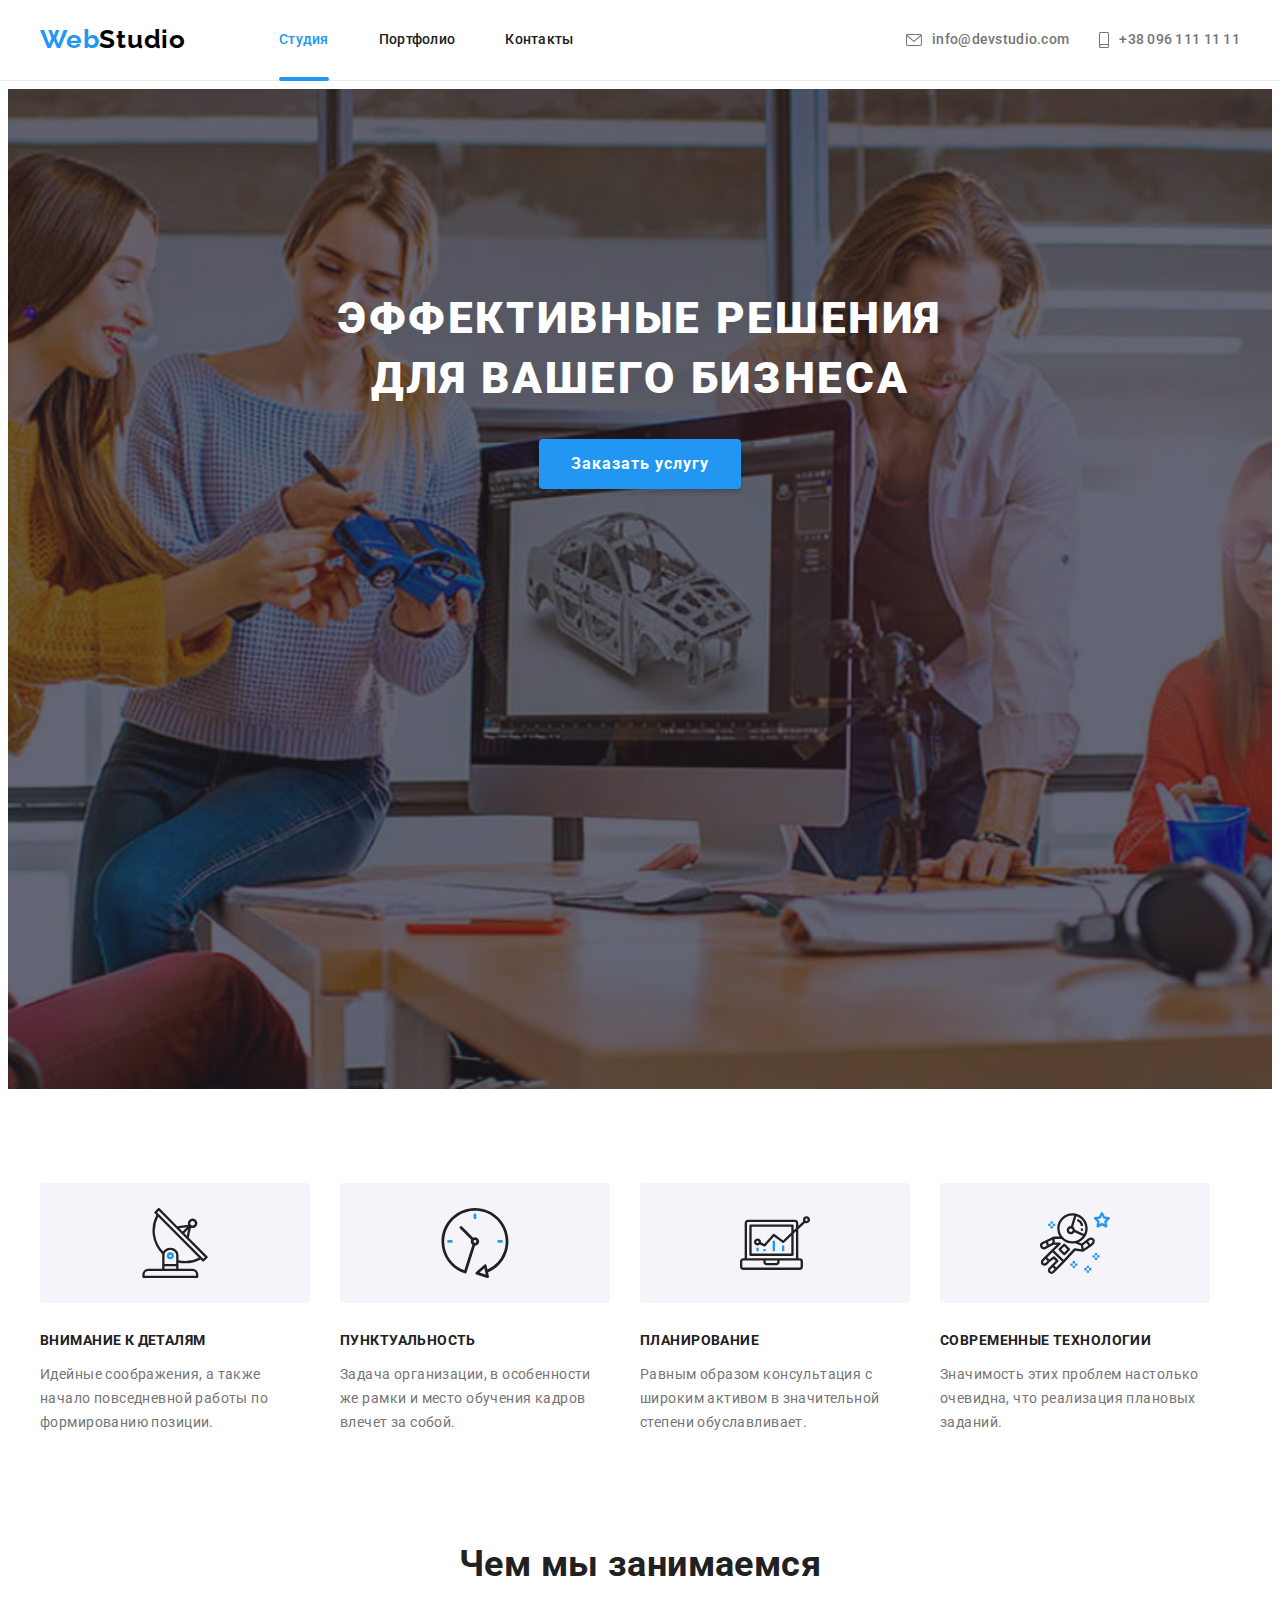
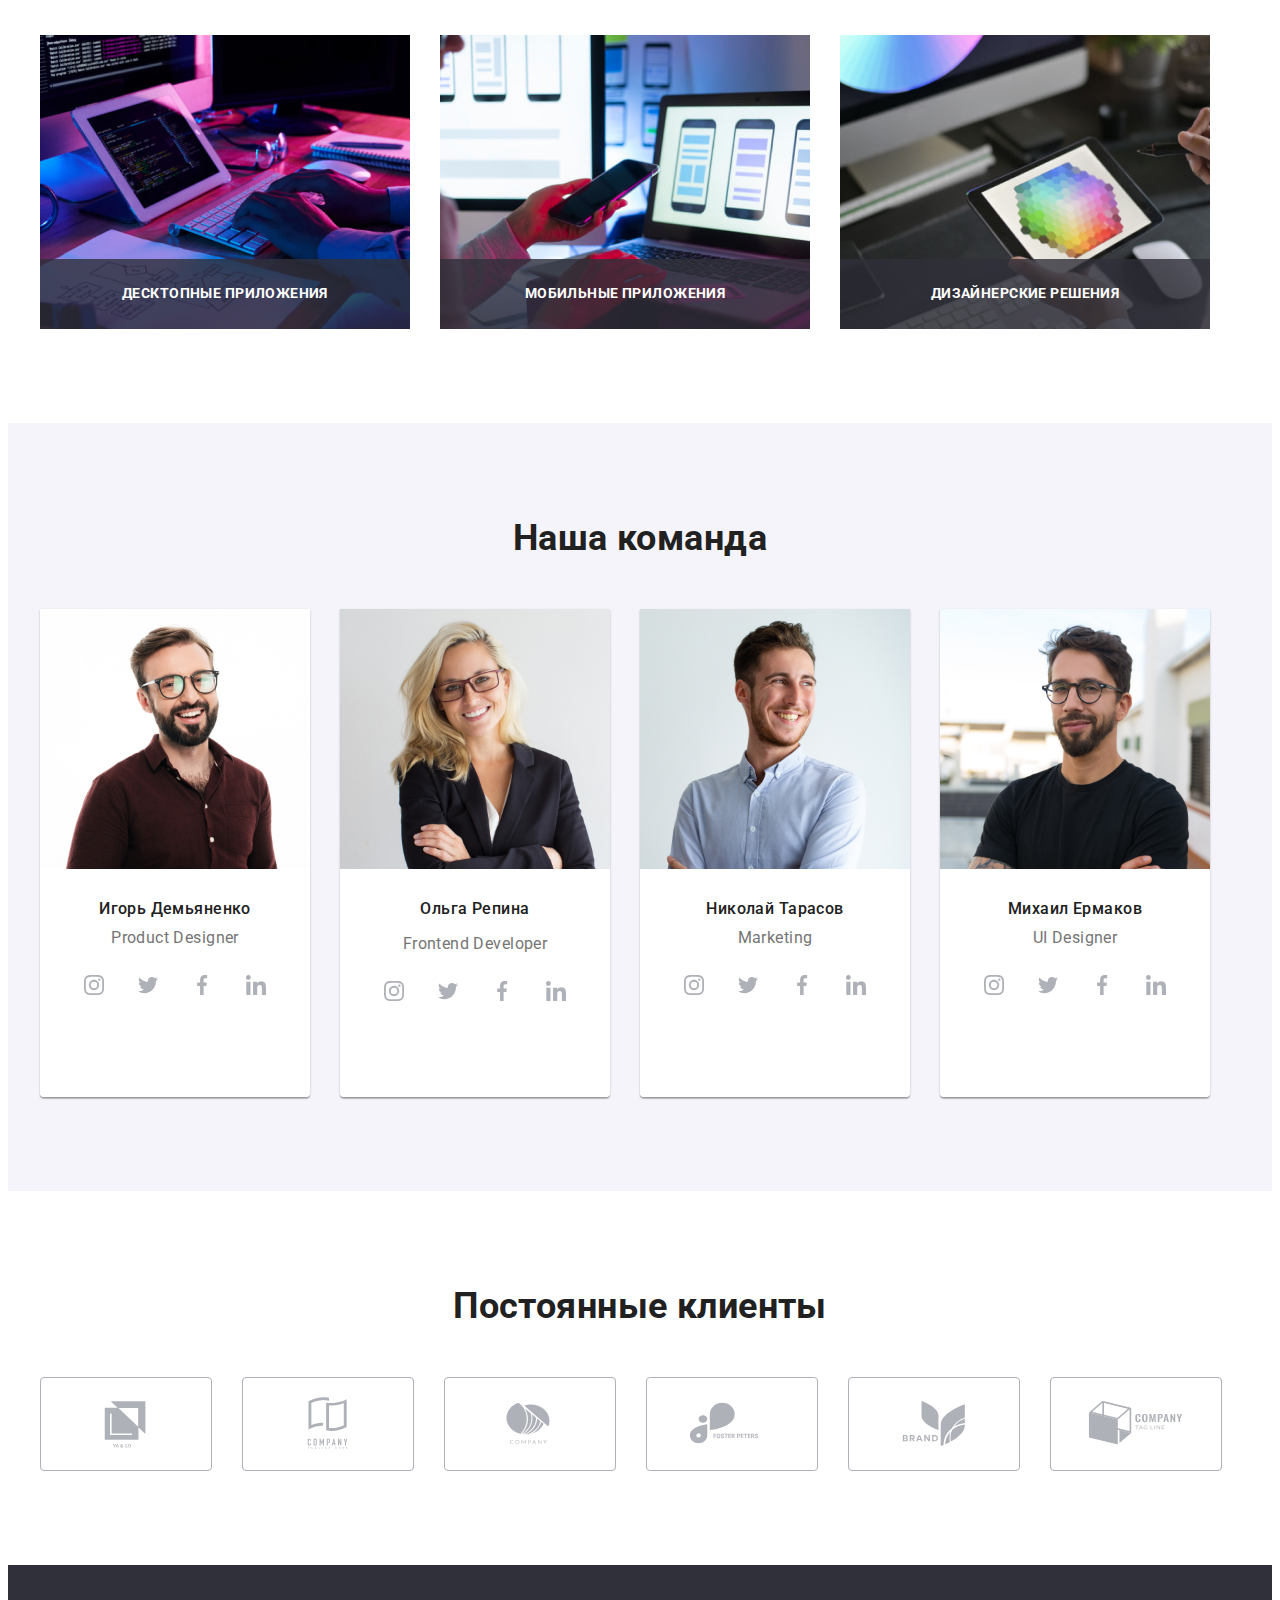
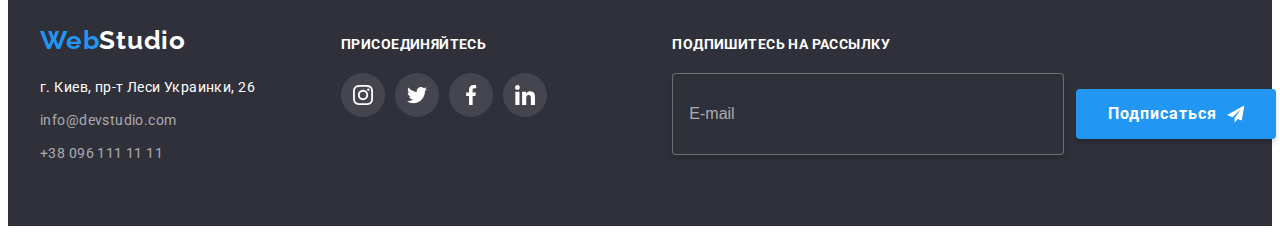
<file: index.html>
<!DOCTYPE html>
<html lang="ru">
  <head>
    <meta charset="UTF-8" />
    <meta http-equiv="X-UA-Compatible" content="IE=edge" />
    <meta name="viewport" content="width=device-width, initial-scale=1.0" />
    <title>Студия</title>
    <link rel="preconnect" href="https://fonts.googleapis.com" />
    <link rel="preconnect" href="https://fonts.gstatic.com" crossorigin />
    <link
      href="https://fonts.googleapis.com/css2?family=Raleway:wght@700&family=Roboto:wght@400;500;700;900&display=swap"
      rel="stylesheet"/>
    <link
      rel="stylesheet"
      href="https://cdnjs.cloudflare.com/ajax/libs/modern-normalize/1.1.0/modern-normalize.min.css"
      integrity="sha512-wpPYUAdjBVSE4KJnH1VR1HeZfpl1ub8YT/NKx4PuQ5NmX2tKuGu6U/JRp5y+Y8XG2tV+wKQpNHVUX03MfMFn9Q=="
      crossorigin="anonymous"
      referrerpolicy="no-referrer"/>
    <link rel="stylesheet" href="./css/main.min.css" />
  </head>
  <body>
    <!--Шапка страницы-->

    <header class="header">
      <div class="container header__container">
        <nav class="navigation">
          <a href="./index.html" class="navigation__logo navigation__logo--top">Web<span class="navigation__logo navigation__logo--header">Studio</span></a>
          <ul class="navigation__list list">
            <li class="navigation__item"><a href="./index.html" class="navigation__link link navigation__link--header-current current">Студия</a></li>
            <li class="navigation__item"><a href="./portfolio.html" class="navigation__link link">Портфолио</a></li>
            <li class="navigation__item"><a href="" class="navigation__link link">Контакты</a></li>
          </ul>
        </nav>
          <ul class="auth-nav list">
            <li class="auth-nav__item">
              <a class="auth-nav__link" href="mailto:info@devstudio.com" aria-label="Почта">
                <svg class="auth-nav__icon" width="16" height="12">
                  <use href="./images/sprite.svg#envelope"></use>
                </svg>
                info@devstudio.com
              </a>
            </li>
            <li class="auth-nav__item">
              <a class="auth-nav__link " href="tel:+380961111111" aria-label="Телефон">
                <svg class="auth-nav__icon" width="10" height="16">
                  <use href="./images/sprite.svg#smartphone"></use>
                </svg>
                +38 096 111 11 11
              </a>
            </li>
          </ul> 
      </div>
    </header>
    <main>
      <!--Услуги-->

      <section class="section hero">
        <div class="container">
          <h1 class="hero__title title">
            Эффективные решения <br />
            для вашего бизнеса
          </h1>

          <button type="button" class="hero__button" data-modal-open>Заказать услугу</button>
        </div>
        <div class="backdrop is-hidden" data-modal>
          <div class="modal">
            <button class="modal__button" type="button" data-modal-close aria-label="Закрыть окно">
              <svg class="modal__close-icon" width="11" height="11">
                <use href="./images/sprite.svg#close"></use>
              </svg>
            </button>
            <div class="modal-form">
              <b class="modal-form__title title">Оставьте свои данные, мы вам перезвоним</b>
              <form class="form" name="contact-form-name" autocomplete="off">
                  <label class="form__field">
                     <span class="form__label"> Имя</span>
                     <span class="form__container">
                        <input class="form__input" type="text" name="name"/>
                        <svg class="form__icon" width="18" height="18">
                          <use href="./images/sprite.svg#person-modal"></use>
                        </svg>
                     </span>
                  
                  </label>
                 
                  <label class="form__field"> 
                    <span class="form__label">Телефон</span>
                    <span class="form__container">
                      <input class="form__input" type="tel" name="tel"/>
                      <svg class="form__icon" width="18" height="18">
                         <use href="./images/sprite.svg#phone-modal"></use>
                      </svg>
                    </span>
                 </label>
                                  
                  <label class="form__field">
                    <span class="form__label">Почта</span>
                    <span class="form__container">
                      <input class="form__input" type="email" name="mail"/>
                      <svg class="form__icon" width="18" height="18">
                        <use href="./images/sprite.svg#email-modal"></use>
                      </svg>
                    </span>  
                  </label>
       
                  <label class="form__field">
                    <span class="form__label">Комментарий</span>
                    <textarea class="form__comment" name="comment" rows="5" placeholder="Введите текст"></textarea>
                  </label>
                   
                  
                  <label class="checkbox">
                    <input class="checkbox__input visually-hidden" type="checkbox" name="policy">
                      <svg class="checkbox__icon" width="16" height="15">
                        <use href="./images/sprite.svg#vector-modal"></use>
                      </svg>
                    
                    <span class="checkbox__label"> Соглашаюсь с рассылкой и принимаю 
                      <a class="checkbox__link" href="" target="_blank" rel="noopener noreferrer"> Условия договора</a> 
                    </span>
                  </label>

                <button type="submit" class="form__button">Отправить</button>

              </form>
            </div>
          </div>
        </div>
      </section>


      <!--Особенности компании-->

      <section class="section feature">
        <div class="feature__container container">
          <h2 class="feature__caption title visually-hidden">Особенности компании</h2>
          <ul class="feature__list list flex">
            <li class="feature__item">
              <div class="feature__icon">
                <svg width="70" height="70">
                <use href="./images/sprite.svg#antenna"></use>
              </svg>
            </div>
              
              <h3 class="feature__title title">Внимание к деталям</h3>
              <p class="feature__text">
                Идейные соображения, а также начало повседневной работы по формированию позиции.
              </p>
            </li>
            <li class="feature__item">
              <div class="feature__icon">
                <svg width="70" height="70">
                  <use href="./images/sprite.svg#clock"></use>
                </svg>
              </div>
    
              <h3 class="feature__title title">Пунктуальность</h3>
              <p class="feature__text">
                Задача организации, в особенности же рамки и место обучения кадров влечет за собой.
              </p>
            </li>
            <li class="feature__item">
              <div class="feature__icon">
                <svg width="70" height="70">
                  <use href="./images/sprite.svg#diagram"></use>
                </svg>
              </div>
       
              <h3 class="feature__title title">Планирование</h3>
              <p class="feature__text">
                Равным образом консультация с широким активом в значительной степени обуславливает.
              </p>
            </li>
            <li class="feature__item">
              <div class="feature__icon">
                <svg width="70" height="70">
                  <use href="./images/sprite.svg#astronaut"></use>
                </svg>
              </div>
        
              <h3 class="feature__title title">Современные технологии</h3>
              <p class="feature__text">
                Значимость этих проблем настолько очевидна, что реализация плановых заданий.
              </p>
            </li>
          </ul>
        </div>
      </section>

      <!--Чем мы занимаемся-->

      <section class="section work">
        <div class="work__container container">
          <h2 class="work__title title">Чем мы занимаемся</h2>
          <ul class="work__list list flex">
            <li class="work__item item">
              <img src="images/work/box1.jpg" alt="Десктопные приложения" width="370" />
              <p class="work__text">Десктопные приложения</p>
            </li>
            <li class="work__item item">
              <img src="./images/work/box2.jpg" alt="Мобильные приложения" width="370" />
              <p class="work__text">Мобильные приложения</p>        
            </li>
            <li class="work__item item">
              <img src="./images/work/box3.jpg" alt="Дизайнерские решения" width="370" />
                <p class="work__text">Дизайнерские решения</p>
            </li>
          </ul>
        </div>
      </section>

      <!--Наша команда-->

      <section class="section team">
        <div class="team__container container">
          <h2 class="team__caption title">Наша команда</h2>
          <ul class="team__list list flex">
            <li class="team__item">
              <img src="./images/team/img1.jpg" alt="Игорь Демьяненко" width="270"/>
              <div class="team-members">
                <h3 class="team-members__title title">Игорь Демьяненко</h3>
                <p class="team-members__text text">Product Designer</p>
                <ul class="team-members__list list">
                  <li class="team-members__item">
                    <a class="team-members__link link" href="" target="_blank" aria-label="Instagram-иконка">
                    <svg class="team-members__icon" width="20" height="20">
                     <use href="./images/sprite.svg#instagram">
                     </use>
                    </svg>
                    </a>
                  </li>
                  <li class="team-members__item">
                    <a class="team-members__link link" href="" target="_blank" aria-label="Twitter-иконка">
                      <svg class="team-members__icon" width="20" height="20">
                        <use href="./images/sprite.svg#twitter">
                        </use>
                      </svg>
                    </a>
                  </li>
                  <li class="team-members__item">
                    <a class="team-members__link link" href="" target="_blank" aria-label="Facebook-иконка">
                      <svg class="team-members__icon" width="20" height="20">
                        <use href="./images/sprite.svg#facebook">
                        </use>
                      </svg>
                    </a>                    
                  </li>
                  <li class="team-members__item">
                    <a class="team-members__link link" href="" target="_blank" aria-label="linkedin-иконка">
                      <svg class="team-members__icon" width="20" height="20">
                        <use href="./images/sprite.svg#linkedin">
                        </use>
                      </svg>
                    </a>                    
                  </li>
                </ul>
              </div>
            </li>
            <li class="team__item">
              <img src="./images/team/img2.jpg" alt="Ольга Репина" width="270"/>
              <div class="team-members">
                <h3 class="team-members__title title">Ольга Репина</h3>
                <p class="team-members__text">Frontend Developer</p>
                <ul class="team-members__list list">
                  <li class="team-members__item">
                    <a class="team-members__link link" href="" target="_blank" aria-label="Instagram-иконка">
                    <svg class="team-members__icon" width="20" height="20">
                     <use href="./images/sprite.svg#instagram">
                     </use>
                    </svg>
                    </a>
                  </li>
                  <li class="team-members__item">
                    <a class="team-members__link link" href="" target="_blank" aria-label="Twitter-иконка">
                      <svg class="team-members__icon" width="20" height="20">
                        <use href="./images/sprite.svg#twitter">
                        </use>
                      </svg>
                    </a>
                  </li>
                  <li class="team-members__item">
                    <a class="team-members__link link" href="" target="_blank" aria-label="Facebook-иконка">
                      <svg class="team-members__icon" width="20" height="20">
                        <use href="./images/sprite.svg#facebook">
                        </use>
                      </svg>
                    </a>                    
                  </li>
                  <li class="team-members__item">
                    <a class="team-members__link link" href="" target="_blank" aria-label="linkedin-иконка">
                      <svg class="team-members__icon" width="20" height="20">
                        <use href="./images/sprite.svg#linkedin">
                        </use>
                      </svg>
                    </a>                    
                  </li>
                </ul>
              </div>
            </li>
            <li class="team__item">
              <img src="./images/team/img3.jpg" alt="Николай Тарасов" width="270"/>
              <div class="team-members">
                <h3 class="team-members__title title">Николай Тарасов</h3>
                <p class="team-members__text text">Marketing</p>
                <ul class="team-members__list list">
                  <li class="team-members__item">
                    <a class="team-members__link link" href="" target="_blank" aria-label="Instagram-иконка">
                    <svg class="team-members__icon" width="20" height="20">
                     <use href="./images/sprite.svg#instagram">
                     </use>
                    </svg>
                    </a>
                  </li>
                  <li class="team-members__item">
                    <a class="team-members__link link" href="" target="_blank" aria-label="Twitter-иконка">
                      <svg class="team-members__icon" width="20" height="20">
                        <use href="./images/sprite.svg#twitter">
                        </use>
                      </svg>
                    </a>
                  </li>
                  <li class="team-members__item">
                    <a class="team-members__link link" href="" target="_blank" aria-label="Facebook-иконка">
                      <svg class="team-members__icon" width="20" height="20">
                        <use href="./images/sprite.svg#facebook">
                        </use>
                      </svg>
                    </a>                    
                  </li>
                  <li class="team-members__item">
                    <a class="team-members__link link" href="" target="_blank" aria-label="linkedin-иконка">
                      <svg class="team-members__icon" width="20" height="20">
                        <use href="./images/sprite.svg#linkedin">
                        </use>
                      </svg>
                    </a>                    
                  </li>
                </ul>
              </div>
            </li>
            <li class="team__item">
              <img src="./images/team/img4.jpg" alt="Михаил Ермаков" width="270"/>
              <div class="team-members">
                <h3 class="team-members__title title">Михаил Ермаков</h3>
                <p class="team-members__text text">UI Designer</p>
                <ul class="team-members__list list">
                  <li class="team-members__item">
                    <a class="team-members__link link" href="" target="_blank" aria-label="Instagram-иконка">
                    <svg class="team-members__icon" width="20" height="20">
                     <use href="./images/sprite.svg#instagram">
                     </use>
                    </svg>
                    </a>
                  </li>
                  <li class="team-members__item">
                    <a class="team-members__link link" href="" target="_blank" aria-label="Twitter-иконка">
                      <svg class="team-members__icon" width="20" height="20">
                        <use href="./images/sprite.svg#twitter">
                        </use>
                      </svg>
                    </a>
                  </li>
                  <li class="team-members__item">
                    <a class="team-members__link link" href="" target="_blank" aria-label="Facebook-иконка">
                      <svg class="team-members__icon" width="20" height="20">
                        <use href="./images/sprite.svg#facebook">
                        </use>
                      </svg>
                    </a>                    
                  </li>
                  <li class="team-members__item">
                    <a class="team-members__link link" href="" target="_blank" aria-label="linkedin-иконка">
                      <svg class="team-members__icon" width="20" height="20">
                        <use href="./images/sprite.svg#linkedin">
                        </use>
                      </svg>
                    </a>                    
                  </li>
                </ul>
              </div>
            </li>
          </ul>
        </div>
      </section>

      <!-- Постоянные клиенты -->
      <section class="section client">
      <div class="client__container container">
        <h2 class="client__title title">Постоянные клиенты</h2>
          <ul class="client__list flex">
            <li class="client__item">
              <a href="" class="client__link link flex" target="_blank" aria-label="Client 1">
                <svg class="client__icon" width="106" height="60">
                  <use href="./images/sprite.svg#logo1"></use>
                </svg>
              </a>
            </li>
            <li class="client__item">
              <a href="" class="client__link link flex" target="_blank" aria-label="Client 2">
                <svg class="client__icon" width="106" height="60">
                  <use href="./images/sprite.svg#logo2"></use>
                </svg>
              </a>
            </li>
            <li class="client__item">
              <a href="" class="client__link link flex" target="_blank" aria-label="Client 3">
                <svg class="client__icon" width="106" height="60">
                  <use href="./images/sprite.svg#logo3"></use>
                </svg>
              </a>
            </li>
            <li class="client__item">
              <a href="" class="client__link link flex" target="_blank" aria-label="Client 4">
                <svg class="client__icon" width="106" height="60">
                  <use href="./images/sprite.svg#logo4"></use>
                </svg>
              </a>
            </li>
            <li class="client__item">
              <a href="" class="client__link" target="_blank" aria-label="Client 5">
                <svg class="client__icon" width="106" height="60">
                  <use href="./images/sprite.svg#logo5"></use>
                </svg>
              </a>
            </li>
            <li class="client__item">
              <a href="" class="client__link" target="_blank" aria-label="Client 6">
                <svg class="client__icon" width="106" height="60">
                  <use href="./images/sprite.svg#logo6"></use>
                </svg>
              </a>
            </li>
          </ul>
       
      </div>
      </section>

    </main>

    <!--Подвал-->

    <footer class="footer">
      <div class="footer__container container">
        <div class="footer__contacts">
          <a href="./index.html" class="navigation__logo">Web<span class="navigation__logo navigation__logo--footer">Studio</span> </a>
          <address class="footer__address">
            <ul class="address-list list">
              <li class="address-list__item">
                <a
                  href="https://goo.gl/maps/zAYHQi1dGuUCyUKf9"
                  target="_blank"
                  rel="noreferrer noopener"
                  class="address-list__link link"
                >
                  г. Киев, пр-т Леси Украинки, 26
                </a>
              </li>
              <li class="address-list__item">
                <a href="mailto:info@devstudio.com" class="address-list__list">info@devstudio.com</a>
              </li>
              <li class="address-list__item">
                <a href="tel:+380961111111" class="address-list__list">+38 096 111 11 11</a></li>
            </ul>
          </address>
        </div>
        <div class="footer__socials">
          <p class="footer__socials footer__socials--title title">Присоединяйтесь</p>
          <ul class="socials list flex">
            <li class="socials__item">
              <a href="" class="socials__link flex" aria-label="Instagram-иконка">
                <svg class="socials__icon" width="20" height="20">
                  <use href="./images/sprite.svg#instagram"></use>
                </svg>
              </a>
            </li>
            <li class="socials__item">
              <a href="" class="socials__link flex" aria-label="Twitter-иконка">
                <svg class="socials__icon" width="20" height="20">
                  <use href="./images/sprite.svg#twitter"></use>
                </svg>
              </a>
            </li>
            <li class="socials__item">
              <a href="" class="socials__link flex" aria-label="Facebook-иконка">
                <svg class="socials__icon" width="20" height="20">
                  <use href="./images/sprite.svg#facebook"></use>
                </svg>
              </a>
            </li>
            <li class="socials__item">
              <a href="" class="socials__link flex" aria-label="linkedin-иконка">
                <svg class="socials__icon" width="20" height="20">
                  <use href="./images/sprite.svg#linkedin"></use>
                </svg>
              </a>
            </li>
          </ul>
        </div>
        <div class="footer__section">
          <p class="footer__section footer__section--title title">Подпишитесь на рассылку</p>
          <form class="footer-form" >
            <label class="footer-form__label"></label>
            <input type="email" class="footer-form__input" name="footer-email" placeholder="E-mail">
            <button class="footer-form__button" type="submit">
              Подписаться
              <svg class="footer-form__icon" width="24" height="24">
                <use href="./images/sprite.svg#send"></use>
              </svg>
            </button>
          </form>
        </div>
     
      </div>
    </footer>
    <script>
      const { height: HeaderHeight } = document
        .querySelector(".header")
        .getBoundingClientRect();

      document.body.style.paddingTop = `${HeaderHeight}px`;
    </script>
    <script src="./js/modal.js"></script>
  </body>
</html>
</file>
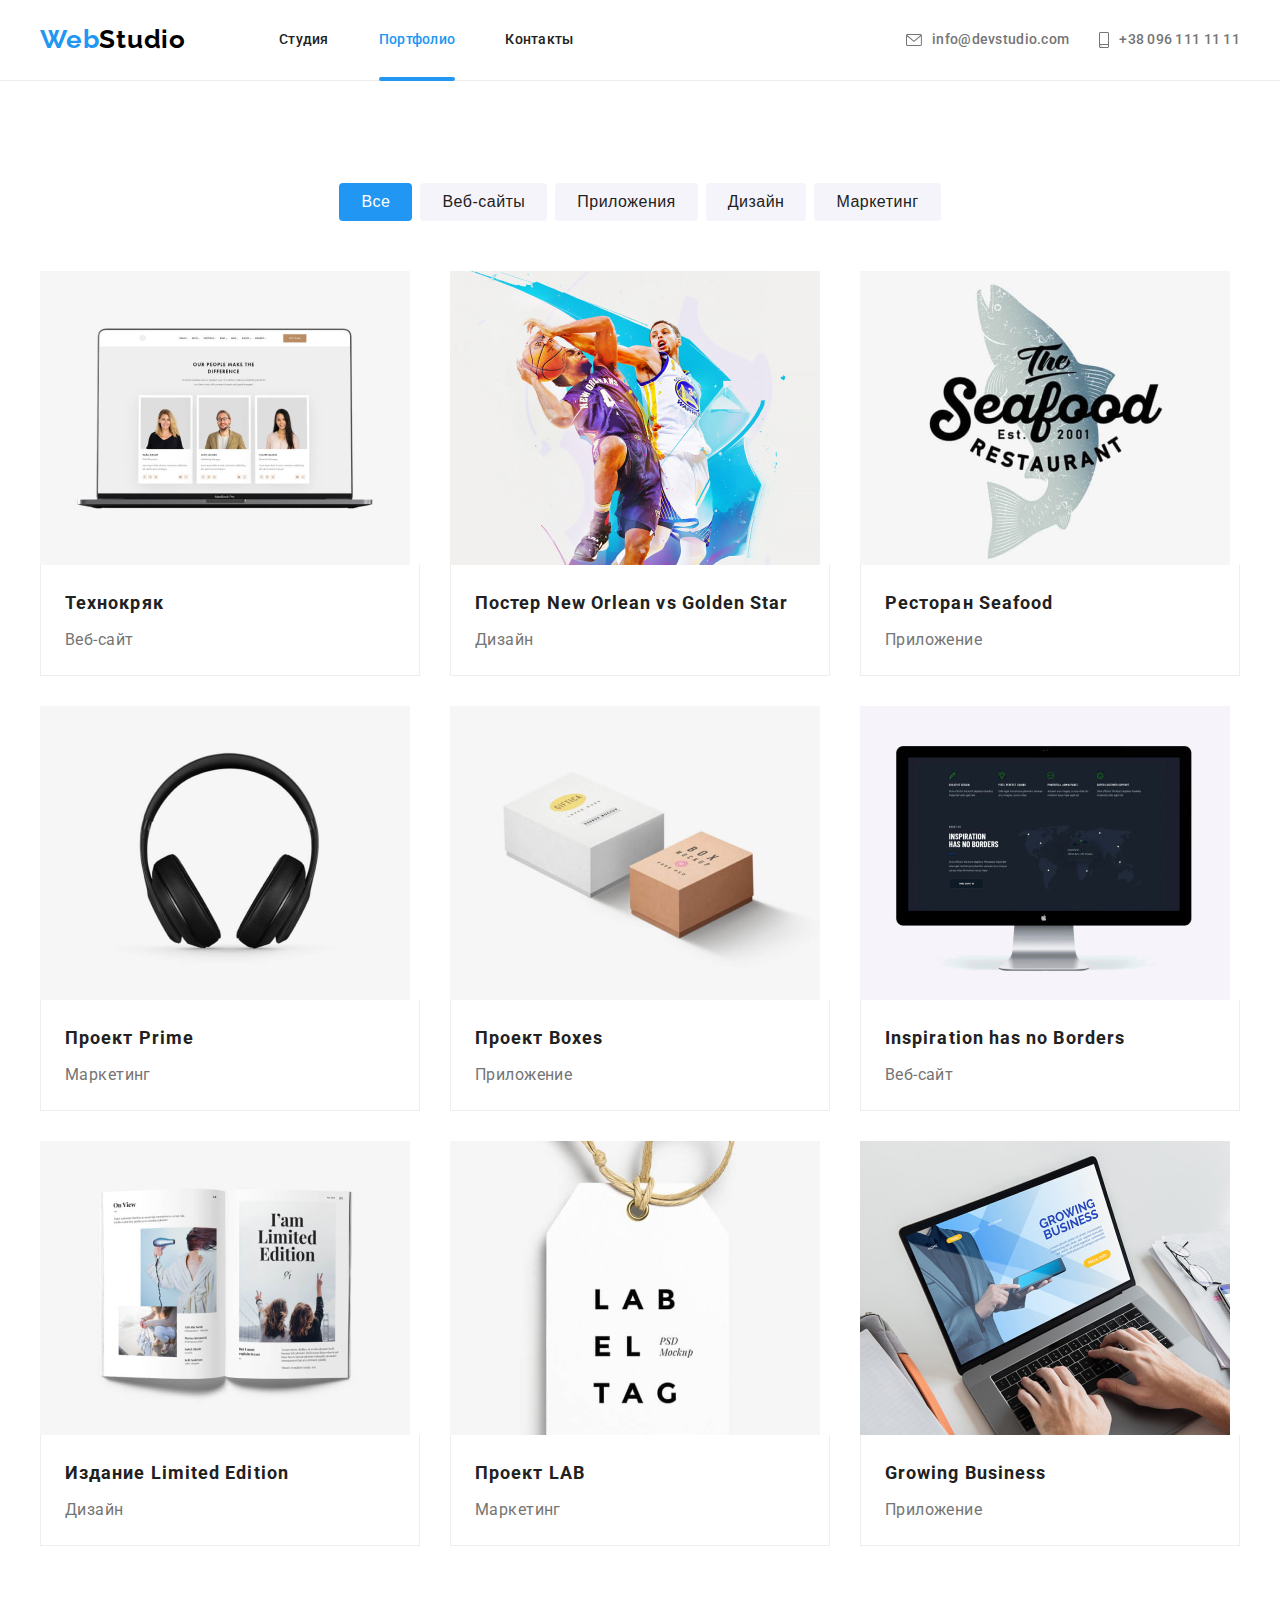
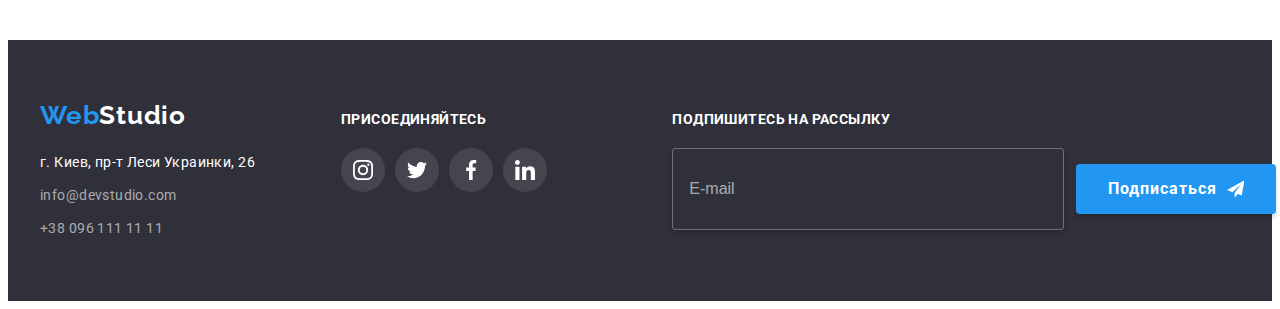
<file: portfolio.html>
<!DOCTYPE html>
<html lang="ru">
  <head>
    <meta charset="UTF-8" />
    <meta http-equiv="X-UA-Compatible" content="IE=edge" />
    <meta name="viewport" content="width=device-width, initial-scale=1.0" />
    <title>Портфолио</title>
    <link rel="preconnect" href="https://fonts.googleapis.com" />
    <link rel="preconnect" href="https://fonts.gstatic.com" crossorigin />
    <link
      href="https://fonts.googleapis.com/css2?family=Raleway:wght@700&family=Roboto:wght@400;500;700;900&display=swap"
      rel="stylesheet"/>
    <link
      rel="stylesheet"
      href="https://cdnjs.cloudflare.com/ajax/libs/modern-normalize/1.1.0/modern-normalize.min.css"
      integrity="sha512-wpPYUAdjBVSE4KJnH1VR1HeZfpl1ub8YT/NKx4PuQ5NmX2tKuGu6U/JRp5y+Y8XG2tV+wKQpNHVUX03MfMFn9Q=="
      crossorigin="anonymous"
      referrerpolicy="no-referrer"/>
    <link rel="stylesheet" href="./css/main.min.css">
  </head>
  <body>

    <!--Шапка страницы-->
    
    <header class="header">
      <div class="container header__container">
        <nav class="navigation">
          <a href="./index.html" class="navigation__logo navigation__logo--top">Web<span class="navigation__logo navigation__logo--header">Studio</span></a>
          <ul class="navigation__list list">
            <li class="navigation__item"><a href="./index.html" class="navigation__link link ">Студия</a></li>
            <li class="navigation__item"><a href="./portfolio.html" class="navigation__link link navigation__link--header-current current">Портфолио</a></li>
            <li class="navigation__item"><a href="" class="navigation__link link">Контакты</a></li>
          </ul>
        </nav>
        <ul class="auth-nav list">
          <li class="auth-nav__item">
            <a class="auth-nav__link" href="mailto:info@devstudio.com" aria-label="Почта">
              <svg class="auth-nav__icon" width="16" height="12">
                <use href="./images/sprite.svg#envelope"></use>
              </svg>
              info@devstudio.com
            </a>
          </li>
          <li class="auth-nav__item">
            <a class="auth-nav__link" href="tel:+380961111111" aria-label="Телефон">
              <svg class="auth-nav__icon" width="10" height="16">
                <use href="./images/sprite.svg#smartphone"></use>
              </svg>
              +38 096 111 11 11
            </a>
          </li>
        </ul>
      </div>
    </header>
    <main>

      <!-- Portfolio-->

      <section class="section portfolio">

        <div class="container">
          <ul class="portfolio-section list flex">
            <li class="portfolio-section__item"><button type="button" class="portfolio-section__button portfolio-section__button--current">Все</button></li>
            <li class="portfolio-section__item"><button type="button" class="portfolio-section__button">Веб-сайты</button></li>
            <li class="portfolio-section__item"><button type="button" class="portfolio-section__button">Приложения</button></li>
            <li class="portfolio-section__item"><button type="button" class="portfolio-section__button">Дизайн</button></li>
            <li class="portfolio-section__item"><button type="button" class="portfolio-section__button">Маркетинг</button></li>
          </ul>
      
      <h1 class="projects visually-hidden" >Проекты</h1> 
        <ul class="projects__title title flex">
          <li class="projects__list">
            <a href="" class="projects__link">
            <div class="card-thumb">
              <img src="./images/portfolio/portfolio1.jpg" alt="Технокряк"  width="370" height="294" >
              <div class="card-thumb__card-overlay">
                <p class="card-thumb__text-card">Ресурс предлагает комплексные предложения с разным уровнем функционала и сервисов. Все это позволит посетителю получить исчерпывающие сведения о компании или частном лице.</p>
              </div>
            </div>
            
            <div class="project-card">
              <h2 class="project-card__title">Технокряк</h2>
              <p class="project-card__text">Веб-сайт</p>
            </div>
        
            </a>
          </li>
          <li class="projects__list"> 
            <a href="" class="projects__link">
            <div class="card-thumb">
              <img src="./images/portfolio/portfolio2.jpg" alt="Постер New Orlean vs Golden Star"  width="370" height="294" >
              <div class="card-thumb__card-overlay">
                <p class="card-thumb__text-card">Ресурс предлагает комплексные предложения с разным уровнем функционала и сервисов. Все это позволит посетителю получить исчерпывающие сведения о компании или частном лице.</p>
              </div>
            </div>  
           
            <div class="project-card">
              <h2 class="project-card__title">Постер New Orlean vs Golden Star</h2>
              <p class="project-card__text">Дизайн</p>
            </div>
          
            </a>
          </li>
          <li class="projects__list"> 
            <a href="" class="projects__link">
              <div class="card-thumb">
                <img src="./images/portfolio/portfolio3.jpg" alt="Ресторан Seafood"  width="370" height="294" >
                <div class="card-thumb__card-overlay">
                  <p class="card-thumb__text-card">Ресурс предлагает комплексные предложения с разным уровнем функционала и сервисов. Все это позволит посетителю получить исчерпывающие сведения о компании или частном лице.</p>
                </div>
              </div>
            
            <div class="project-card">
              <h2 class="project-card__title">Ресторан Seafood</h2>
              <p class="project-card__text">Приложение</p>
            </div>
    
        </a>
          </li>
          <li class="projects__list"> 
            <a href="" class="projects__link">
              <div class="card-thumb">
                <img src="./images/portfolio/portfolio4.jpg" alt="Проект Prime"  width="370" height="294" >
                <div class="card-thumb__card-overlay">
                  <p class="card-thumb__text-card">Ресурс предлагает комплексные предложения с разным уровнем функционала и сервисов. Все это позволит посетителю получить исчерпывающие сведения о компании или частном лице.</p>
                </div>
              </div>
            
            <div class="project-card">
              <h2 class="project-card__title">Проект Prime</h2>
              <p class="project-card__text">Маркетинг</p>
            </div>

        </a>
          </li>
          <li class="projects__list"> 
            <a href="" class="projects__link">
              <div class="card-thumb">
                <img src="./images/portfolio/portfolio5.jpg" alt="Проект Boxes"  width="370" height="294" >
                <div class="card-thumb__card-overlay">
                  <p class="card-thumb__text-card">Ресурс предлагает комплексные предложения с разным уровнем функционала и сервисов. Все это позволит посетителю получить исчерпывающие сведения о компании или частном лице.</p>
                </div>
              </div>
            
            <div class="project-card">
              <h2 class="project-card__title">Проект Boxes</h2>
              <p class="project-card__text">Приложение</p>
            </div>
   
        </a>
          </li>
          <li class="projects__list"> 
            <a href="" class="projects__link">
              <div class="card-thumb">
                <img src="./images/portfolio/portfolio6.jpg" alt="Inspiration has no Borders"  width="370" height="294" >
                <div class="card-thumb__card-overlay">
                  <p class="card-thumb__text-card">Ресурс предлагает комплексные предложения с разным уровнем функционала и сервисов. Все это позволит посетителю получить исчерпывающие сведения о компании или частном лице.</p>
                </div>
              </div>
            
            <div class="project-card">
              <h2 class="project-card__title">Inspiration has no Borders</h2>
              <p class="project-card__text">Веб-сайт</p>
            </div>
   
        </a>
          </li>
          <li class="projects__list"> 
            <a href="" class="projects__link">
              <div class="card-thumb">
                <img src="./images/portfolio/portfolio7.jpg" alt="Издание Limited Edition"  width="370" height="294" >
                <div class="card-thumb__card-overlay">
                  <p class="card-thumb__text-card">Ресурс предлагает комплексные предложения с разным уровнем функционала и сервисов. Все это позволит посетителю получить исчерпывающие сведения о компании или частном лице.</p>
                </div>
              </div>
            
            <div class="project-card">
              <h2 class="project-card__title">Издание Limited Edition</h2>
              <p class="project-card__text">Дизайн</p>
            </div>
    
        </a>
          </li>
          <li class="projects__list"> 
            <a href="" class="projects__link">
              <div class="card-thumb">
                <img src="./images/portfolio/portfolio8.jpg" alt="Проект LAB"  width="370" height="294" >
                <div class="card-thumb__card-overlay">
                  <p class="card-thumb__text-card">Ресурс предлагает комплексные предложения с разным уровнем функционала и сервисов. Все это позволит посетителю получить исчерпывающие сведения о компании или частном лице.</p>
                </div>
              </div>
            
            <div class="project-card">
              <h2 class="project-card__title">Проект LAB</h2>
              <p class="project-card__text">Маркетинг</p>
            </div>
     
        </a>
          </li>
          <li class="projects__list"> 
            <a href="" class="projects__link">
              <div class="card-thumb">
                <img src="./images/portfolio/portfolio9.jpg" alt="Growing Business"  width="370" height="294" >
                <div class="card-thumb__card-overlay">
                  <p class="card-thumb__text-card">Ресурс предлагает комплексные предложения с разным уровнем функционала и сервисов. Все это позволит посетителю получить исчерпывающие сведения о компании или частном лице.</p>
                </div>
              </div>
            
            <div class="project-card">
              <h2 class="project-card__title">Growing Business</h2>
              <p class="project-card__text">Приложение</p>
            </div>
        </a>
          </li>
        </ul>

        </div>
        
      </section>
    </main>

    <!--Подвал-->

    <footer class="footer">
      <div class="footer__container container">
        <div class="footer__contacts">
          <a href="./index.html" class="navigation__logo">Web<span class="navigation__logo navigation__logo--footer">Studio</span> </a>
          <address class="footer__address">
            <ul class="address-list list">
              <li class="address-list__item">
                <a
                  href="https://goo.gl/maps/zAYHQi1dGuUCyUKf9"
                  target="_blank"
                  rel="noreferrer noopener"
                  class="address-list__link link"
                >
                  г. Киев, пр-т Леси Украинки, 26
                </a>
              </li>
              <li class="address-list__item">
                <a href="mailto:info@devstudio.com" class="address-list__list">info@devstudio.com</a>
              </li>
              <li class="address-list__item">
                <a href="tel:+380961111111" class="address-list__list">+38 096 111 11 11</a></li>
            </ul>
          </address>
        </div>
        <div class="footer__socials">
          <p class="footer__socials footer__socials--title title">Присоединяйтесь</p>
          <ul class="socials list flex">
            <li class="socials__item">
              <a href="" class="socials__link flex" aria-label="Instagram-иконка">
                <svg class="socials__icon" width="20" height="20">
                  <use href="./images/sprite.svg#instagram"></use>
                </svg>
              </a>
            </li>
            <li class="socials__item">
              <a href="" class="socials__link flex" aria-label="Twitter-иконка">
                <svg class="socials__icon" width="20" height="20">
                  <use href="./images/sprite.svg#twitter"></use>
                </svg>
              </a>
            </li>
            <li class="socials__item">
              <a href="" class="socials__link flex" aria-label="Facebook-иконка">
                <svg class="socials__icon" width="20" height="20">
                  <use href="./images/sprite.svg#facebook"></use>
                </svg>
              </a>
            </li>
            <li class="socials__item">
              <a href="" class="socials__link flex" aria-label="linkedin-иконка">
                <svg class="socials__icon" width="20" height="20">
                  <use href="./images/sprite.svg#linkedin"></use>
                </svg>
              </a>
            </li>
          </ul>
        </div>
        <div class="footer__section">
          <p class="footer__section footer__section--title title">Подпишитесь на рассылку</p>
          <form class="footer-form" >
            <label class="footer-form__label"></label>
            <input type="email" class="footer-form__input" name="footer-email" placeholder="E-mail">
            <button class="footer-form__button" type="submit">
              Подписаться
              <svg class="footer-form__icon" width="24" height="24">
                <use href="./images/sprite.svg#send"></use>
              </svg>
            </button>
          </form>
        </div>
     
      </div>
    </footer>
    <script>
      const { height: HeaderHeight } = document
        .querySelector(".header")
        .getBoundingClientRect();

      document.body.style.paddingTop = `${HeaderHeight}px`;
    </script>
    <script src="./js/modal.js"></script>
  </body>
</html>
</file>
<file: css/main.min.css>
:root{--font-family-logo: Raleway, sans-serif;--font-family-text: Roboto, sans-serif;--primary-text-color: #212121;--title-text-color: #757575;--accent-color: #2196F3;--accent-white-color: #FFFFFF;--footer-contacts-color: rgba(255, 255, 255, 0.6);--logo-text: #000000;--primary-bgr-color: #2F303A;--secondary-bgr-color: #F5F4FA;--other-bgr-color: #E5E5E5;--bgr-color-projects: #EEEEEE;--color-button-hover: #188CE8;--line-color: #ECECEC;--card-set-gap: 30px;--border-icon: #AFB1B8;--border-modal: 1px solid rgba(33, 33, 33, 0.2);--fill-icon: #AFB1B8;--fill-hover-color: #FFFFFF;--fill-bgr-hover: #2196F3;--transition-duration: 250ms;--transition-timing-function: cubic-bezier(0.4, 0, 0.2, 1)}.visually-hidden{position:absolute;white-space:nowrap;width:1px;height:1px;overflow:hidden;border:0;padding:0;clip:rect(0 0 0 0);-webkit-clip-path:inset(50%);clip-path:inset(50%);margin:-1px}body{color:var(--title-text-color);background-color:var(--accent-white-color);font-family:var(--font-family-text);font-weight:400;font-size:14px;line-height:1.14;letter-spacing:.03em}img{display:block;max-width:100%;height:auto}.container{width:1200px;margin:0 auto;padding:0px 15px}.list,.title,.text{list-style:none;margin:0;padding:0}.section{padding-top:94px;padding-bottom:94px}.link,.list{text-decoration:none}.flex{display:-webkit-box;display:-ms-flexbox;display:flex}.navigation__logo{color:var(--accent-color);font-family:var(--font-family-logo);font-weight:700;font-size:26px;line-height:1.19;letter-spacing:.03em;text-decoration:none}.navigation__logo--top{padding-top:24px;padding-bottom:25px;margin-right:93px}.navigation__logo--header{color:var(--logo-text)}.navigation__logo--footer{color:var(--accent-white-color)}.header{position:fixed;width:100vw;top:0;left:0;z-index:5;background-color:var(--accent-white-color);border-bottom:1px solid var(--line-color)}.header__container{display:-webkit-box;display:-ms-flexbox;display:flex}.navigation{display:-webkit-box;display:-ms-flexbox;display:flex;-webkit-box-align:center;-ms-flex-align:center;align-items:center}.navigation__list{display:-webkit-box;display:-ms-flexbox;display:flex}.navigation__item:not(:last-child){margin-right:50px}.navigation__link{position:relative;display:block;padding:32px 0;color:var(--primary-text-color);font-weight:500;letter-spacing:0.02em;cursor:pointer;-webkit-transition:color var(--transition-duration) var(--transition-timing-function);transition:color var(--transition-duration) var(--transition-timing-function)}.navigation__link:hover,.navigation__link:focus{color:var(--accent-color)}.navigation__link.current{color:var(--accent-color)}.navigation__link--header-current::after{position:absolute;bottom:-1px;left:0;content:'';display:block;width:100%;height:4px;background-color:var(--accent-color);border-radius:2px}.auth-nav{display:-webkit-box;display:-ms-flexbox;display:flex;margin-left:auto}.auth-nav__item:not(:last-child){margin-right:30px}.auth-nav__link{display:-webkit-box;display:-ms-flexbox;display:flex;padding:32px 0;-webkit-box-align:center;-ms-flex-align:center;align-items:center;color:var(--title-text-color);text-decoration:none;font-weight:500;letter-spacing:0.02em;-webkit-transition:color var(--transition-duration) var(--transition-timing-function);transition:color var(--transition-duration) var(--transition-timing-function)}.auth-nav__link:hover,.auth-nav__link:focus{color:var(--accent-color)}.auth-nav__icon{fill:currentColor;margin-right:10px;-webkit-box-align:center;-ms-flex-align:center;align-items:center}.hero{max-width:1600px;height:600px;margin-left:auto;margin-right:auto;background-image:-webkit-gradient(linear, left top, left bottom, from(rgba(47,48,58,0.4)), to(rgba(47,48,58,0.4))),url(../images/hero/hero.jpg);background-image:linear-gradient(rgba(47,48,58,0.4), rgba(47,48,58,0.4)),url(../images/hero/hero.jpg);background-repeat:no-repeat;background-position:center;background-size:cover;background-color:var(--primary-bgr-color);text-align:center;padding:200px 0}.hero__title{color:var(--accent-white-color);margin:0 auto 30px;width:696px;font-weight:900;font-size:44px;line-height:1.36;letter-spacing:.06em;text-transform:uppercase}.hero__button{min-width:200px;display:inline-block;border-radius:4px;padding:10px 32px;border:none;-webkit-box-shadow:0px 4px 4px rgba(0,0,0,0.15);box-shadow:0px 4px 4px rgba(0,0,0,0.15);color:var(--accent-white-color);background-color:var(--accent-color);cursor:pointer;font-family:var(--font-family-text);font-weight:700;font-size:16px;line-height:1.88;-webkit-box-align:center;-ms-flex-align:center;align-items:center;letter-spacing:0.06em;-webkit-transition:background-color var(--transition-duration) var(--transition-timing-function);transition:background-color var(--transition-duration) var(--transition-timing-function)}.hero__button:hover,.hero__button:focus{background-color:var(--color-button-hover)}.backdrop{position:fixed;top:0;left:0;width:100%;height:100%;z-index:7;background-color:rgba(0,0,0,0.2);opacity:1;-webkit-transition:opacity var(--transition-duration) var(--transition-timing-function),visibility var(--transition-duration) var(--transition-timing-function);transition:opacity var(--transition-duration) var(--transition-timing-function),visibility var(--transition-duration) var(--transition-timing-function)}.backdrop.is-hidden{opacity:0;pointer-events:none;visibility:hidden}.modal{position:absolute;top:50%;left:50%;width:528px;height:581px;background-color:var(--accent-white-color);border-radius:4px;opacity:1;-webkit-transform:translate(-50%, -50%) scale(1);transform:translate(-50%, -50%) scale(1);-webkit-transition:opacity var(--transition-duration) var(--transition-timing-function),-webkit-transform var(--transition-duration) var(--transition-timing-function);transition:opacity var(--transition-duration) var(--transition-timing-function),-webkit-transform var(--transition-duration) var(--transition-timing-function);transition:transform var(--transition-duration) var(--transition-timing-function),opacity var(--transition-duration) var(--transition-timing-function);transition:transform var(--transition-duration) var(--transition-timing-function),opacity var(--transition-duration) var(--transition-timing-function),-webkit-transform var(--transition-duration) var(--transition-timing-function)}.backdrop.is-hidden .modal{-webkit-transform:translate(-50%, -50%) scale(0.5);transform:translate(-50%, -50%) scale(0.5);opacity:0}.modal__button{position:absolute;top:8px;right:8px;display:-webkit-box;display:-ms-flexbox;display:flex;-webkit-box-align:center;-ms-flex-align:center;align-items:center;-webkit-box-pack:center;-ms-flex-pack:center;justify-content:center;padding:0;width:30px;height:30px;border:1px solid rgba(0,0,0,0.1);border-radius:50%;background-color:var(--accent-white-color);cursor:pointer;-webkit-transition:color var(--transition-duration) var(--transition-timing-function);transition:color var(--transition-duration) var(--transition-timing-function)}.modal__button:hover,.modal__button:focus{color:var(--accent-color)}.modal__close-icon{fill:currentColor}.modal-form{padding:40px}.modal-form__title{display:-webkit-box;display:-ms-flexbox;display:flex;-webkit-box-pack:center;-ms-flex-pack:center;justify-content:center;font-weight:700;font-size:20px;line-height:1.15;color:var(--primary-text-color);margin-bottom:12px}.form{display:-webkit-box;display:-ms-flexbox;display:flex;-webkit-box-orient:vertical;-webkit-box-direction:normal;-ms-flex-direction:column;flex-direction:column}.form__field{display:block;-webkit-box-orient:vertical;-webkit-box-direction:normal;-ms-flex-direction:column;flex-direction:column;margin-bottom:10px;-webkit-transition:border-color var(--transition-duration) var(--transition-timing-function);transition:border-color var(--transition-duration) var(--transition-timing-function)}.form__label{display:block;text-align:left;font-weight:400;font-size:12px;line-height:1.17;letter-spacing:.01em;margin-bottom:5px}.form__container{position:relative;display:block}.form__input{display:block;width:100%;height:40px;padding:12px 12px 12px 42px;color:var(--primary-text-color);border:var(--border-modal);border-radius:4px;cursor:pointer;outline:transparent;-webkit-transition:border-color var(--transition-duration) var(--transition-timing-function);transition:border-color var(--transition-duration) var(--transition-timing-function)}.form__field:hover .form__input,.form__field:focus-within .form__input{border-color:var(--accent-color)}.form__icon{position:absolute;top:50%;left:15px;cursor:pointer;-webkit-transform:translateY(-50%);transform:translateY(-50%);color:var(--primary-text-color);fill:currentColor;-webkit-transition:fill var(--transition-duration) var(--transition-timing-function);transition:fill var(--transition-duration) var(--transition-timing-function)}.form__field:hover .form__icon,.form__field:focus-within .form__icon{fill:var(--accent-color)}.form__comment{width:100%;height:120px;padding:12px 16px;resize:none;border:var(--border-modal);border-radius:4px;cursor:pointer;outline:transparent;-webkit-transition:border var(--transition-duration) var(--transition-timing-function);transition:border var(--transition-duration) var(--transition-timing-function)}.form__comment:hover,.form__comment:focus-within{border-color:var(--accent-color)}.form__comment::-webkit-input-placeholder{color:rgba(117,117,117,0.5)}.form__comment:-ms-input-placeholder{color:rgba(117,117,117,0.5)}.form__comment::-ms-input-placeholder{color:rgba(117,117,117,0.5)}.form__comment::placeholder{color:rgba(117,117,117,0.5)}.checkbox{position:relative;display:-webkit-box;display:-ms-flexbox;display:flex;-webkit-box-align:center;-ms-flex-align:center;align-items:center;-webkit-box-pack:center;-ms-flex-pack:center;justify-content:center;cursor:pointer;margin-bottom:30px}.checkbox__input{position:absolute}.checkbox__icon{display:inline-block;fill:var(--fill-hover-color);margin-right:8px;border:2px solid var(--primary-bgr-color);border-radius:4px;-webkit-transition:fill var(--transition-duration) var(--transition-timing-function),border-color var(--transition-duration) var(--transition-timing-function);transition:fill var(--transition-duration) var(--transition-timing-function),border-color var(--transition-duration) var(--transition-timing-function)}.checkbox__input:checked+.checkbox__icon{border-color:var(--fill-bgr-hover);background-color:var(--fill-bgr-hover);fill:var(--fill-hover-color);background-size:contain;background-origin:border-box}.checkbox__input:hover ~ .checkbox__icon,.checkbox__input:focus ~ .checkbox__icon{border-color:var(--fill-bgr-hover)}.checkbox__label{display:-webkit-box;display:-ms-flexbox;display:flex;-webkit-box-align:center;-ms-flex-align:center;align-items:center;-webkit-box-pack:center;-ms-flex-pack:center;justify-content:center;line-height:1.71;color:var(--title-text-color);-webkit-user-select:none;-moz-user-select:none;-ms-user-select:none;user-select:none}.checkbox__link{color:var(--accent-color);text-decoration:underline}.form__button{display:inline-block;width:200px;height:50px;-webkit-box-align:center;-ms-flex-align:center;align-items:center;-webkit-box-pack:center;-ms-flex-pack:center;justify-content:center;text-align:center;border:none;border-radius:4px;-webkit-box-shadow:0px 4px 4px rgba(0,0,0,0.15);box-shadow:0px 4px 4px rgba(0,0,0,0.15);padding:10px 32px;margin:auto;cursor:pointer;color:var(--accent-white-color);background-color:var(--accent-color);font-family:var(--font-family-text);font-weight:700;font-size:16px;line-height:1.88;letter-spacing:0.06em;-webkit-transition:background-color var(--transition-duration) var(--transition-timing-function);transition:background-color var(--transition-duration) var(--transition-timing-function)}.form__button:hover,.form__button:focus{background-color:var(--color-button-hover)}.feature__caption{color:var(--primary-text-color)}.feature__list .feature__item:not(:last-child){margin-right:30px}.feature__list .feature__text{color:var(--title-text-color);line-height:1.71;width:270px}.feature__title{margin-bottom:10px;color:var(--primary-text-color);font-weight:700;font-size:14px;text-transform:uppercase}.feature__icon{display:-webkit-box;display:-ms-flexbox;display:flex;padding:25px 100px;border-radius:4px;margin-bottom:30px;background-color:var(--secondary-bgr-color);-webkit-box-align:center;-ms-flex-align:center;align-items:center;-webkit-box-pack:center;-ms-flex-pack:center;justify-content:center}.work{padding-top:0}.work__list{list-style:none}.work__item{position:relative}.work__item:not(:last-child){margin-right:30px}.work__title,.team__caption{margin-bottom:50px;color:var(--primary-text-color);font-weight:700;font-size:36px;line-height:1.17;text-align:center}.work__text{position:absolute;display:-webkit-box;display:-ms-flexbox;display:flex;font-weight:700;width:100%;height:70px;margin:0;bottom:0;left:0;-webkit-box-align:center;-ms-flex-align:center;align-items:center;-webkit-box-pack:center;-ms-flex-pack:center;justify-content:center;text-transform:uppercase;color:var(--accent-white-color);background-color:rgba(47,48,58,0.8)}.team{background-color:var(--secondary-bgr-color)}.team__caption{margin-bottom:50px}.team__list{list-style:none}.team__item{-webkit-box-shadow:0px 1px 3px rgba(0,0,0,0.12),0px 1px 1px rgba(0,0,0,0.14),0px 2px 1px rgba(0,0,0,0.2);box-shadow:0px 1px 3px rgba(0,0,0,0.12),0px 1px 1px rgba(0,0,0,0.14),0px 2px 1px rgba(0,0,0,0.2);border-radius:0px 0px 4px 4px}.team__item:not(:last-child){margin-right:30px}.team-members{padding:30px 0;text-align:center;height:168px;border-radius:0px 0px 4px 4px;background-color:var(--accent-white-color)}.team-members__title{margin-bottom:10px;color:var(--primary-text-color);font-weight:500;font-size:16px;line-height:1.19}.team-members__text{color:var(--title-text-color);font-size:16px;line-height:1.19;margin-bottom:16px}.team-members__list{display:-webkit-box;display:-ms-flexbox;display:flex;-webkit-box-pack:center;-ms-flex-pack:center;justify-content:center;-webkit-box-align:center;-ms-flex-align:center;align-items:center}.team-members__item:not(:last-child){margin-right:10px}.team-members__link{display:-webkit-box;display:-ms-flexbox;display:flex;-webkit-box-align:center;-ms-flex-align:center;align-items:center;-webkit-box-pack:center;-ms-flex-pack:center;justify-content:center;color:var(--fill-icon);width:44px;height:44px;border-radius:50%;-webkit-transition:color var(--transition-duration) var(--transition-timing-function),background-color var(--transition-duration) var(--transition-timing-function);transition:color var(--transition-duration) var(--transition-timing-function),background-color var(--transition-duration) var(--transition-timing-function)}.team-members__link:hover,.team-members__link:focus{background-color:var(--fill-bgr-hover);color:var(--fill-hover-color)}.team-members__icon{fill:currentColor;-webkit-transition:fill var(--transition-duration) var(--transition-timing-function);transition:fill var(--transition-duration) var(--transition-timing-function)}.client__title{text-align:center;color:var(--primary-text-color);font-weight:700;font-size:36px;line-height:1.17;margin-bottom:50px}.client__list{list-style:none;padding:0;margin:0}.client__item:not(:last-child){margin-right:30px}.client__link{display:-webkit-box;display:-ms-flexbox;display:flex;color:var(--fill-icon);border:1px solid var(--border-icon);border-radius:4px;width:170px;height:92px;cursor:pointer;-webkit-box-align:center;-ms-flex-align:center;align-items:center;-webkit-box-pack:center;-ms-flex-pack:center;justify-content:center;-webkit-transition:color var(--transition-duration) var(--transition-timing-function),border var(--transition-duration) var(--transition-timing-function);transition:color var(--transition-duration) var(--transition-timing-function),border var(--transition-duration) var(--transition-timing-function)}.client__link:hover,.client__link:focus{color:var(--fill-bgr-hover);border:1px solid var(--fill-bgr-hover)}.client__icon{-webkit-box-align:center;-ms-flex-align:center;align-items:center;-webkit-box-pack:center;-ms-flex-pack:center;justify-content:center;fill:currentColor;-webkit-transition:fill var(--transition-duration) var(--transition-timing-function);transition:fill var(--transition-duration) var(--transition-timing-function)}.footer{padding:60px 0;background-color:var(--primary-bgr-color)}.footer__container{display:-webkit-box;display:-ms-flexbox;display:flex;-webkit-box-align:baseline;-ms-flex-align:baseline;align-items:baseline}.footer__contacts{margin-right:70px}.footer__address{margin-top:20px;width:231px}.address-list{font-style:normal;list-style:none;line-height:1.71}.address-list__item:not(:last-child){margin-bottom:9px}.address-list__link{color:var(--accent-white-color);-webkit-transition:color var(--transition-duration) var(--transition-timing-function);transition:color var(--transition-duration) var(--transition-timing-function)}.address-list__link:hover,.address-list__link:focus{color:var(--accent-color)}.address-list__list{color:var(--footer-contacts-color);text-decoration:none;-webkit-transition:color var(--transition-duration) var(--transition-timing-function);transition:color var(--transition-duration) var(--transition-timing-function)}.address-list__list:hover,.address-list__list:focus{color:var(--accent-color)}.footer__socials{padding:0;margin-right:93px}.footer__socials--title{font-weight:700;color:var(--accent-white-color);text-transform:uppercase;margin-bottom:20px}.socials__item:not(:last-child){margin-right:10px}.socials__link{width:44px;height:44px;border-radius:50%;background-color:rgba(255,255,255,0.1);-webkit-box-align:center;-ms-flex-align:center;align-items:center;-webkit-box-pack:center;-ms-flex-pack:center;justify-content:center;-webkit-transition:background-color var(--transition-duration) var(--transition-timing-function);transition:background-color var(--transition-duration) var(--transition-timing-function)}.socials__link:hover,.socials__link:focus{background-color:var(--fill-bgr-hover)}.socials__icon{fill:var(--fill-hover-color)}.footer__section--title{display:block;font-weight:700;line-height:1.14;color:var(--accent-white-color);text-transform:uppercase;margin-bottom:20px}.footer-form{display:-webkit-box;display:-ms-flexbox;display:flex;-webkit-box-align:center;-ms-flex-align:center;align-items:center}.footer-form__input{width:358px;height:50px;margin-right:12px;padding:15px 16px;font-size:16px;line-height:1.25;color:var(--accent-white-color);background-color:var(--primary-bgr-color);cursor:pointer;outline:transparent;border:1px solid rgba(255,255,255,0.3);-webkit-box-shadow:0px 4px 4px rgba(0,0,0,0.15);box-shadow:0px 4px 4px rgba(0,0,0,0.15);border-radius:4px;-webkit-transition:border var(--transition-duration) var(--transition-timing-function);transition:border var(--transition-duration) var(--transition-timing-function)}.footer-form__input:hover,.footer-form__input:focus{border-color:var(--color-button-hover)}.footer-form__input::-webkit-input-placeholder{color:rgba(255,255,255,0.6)}.footer-form__input:-ms-input-placeholder{color:rgba(255,255,255,0.6)}.footer-form__input::-ms-input-placeholder{color:rgba(255,255,255,0.6)}.footer-form__input::placeholder{color:rgba(255,255,255,0.6)}.footer-form__button{display:-webkit-box;display:-ms-flexbox;display:flex;-webkit-box-align:center;-ms-flex-align:center;align-items:center;-webkit-box-pack:center;-ms-flex-pack:center;justify-content:center;width:200px;height:50px;border-radius:4px;padding:10px 32px;border:none;-webkit-box-shadow:0px 4px 4px rgba(0,0,0,0.15);box-shadow:0px 4px 4px rgba(0,0,0,0.15);color:var(--accent-white-color);background-color:var(--accent-color);cursor:pointer;font-family:var(--font-family-text);font-weight:700;font-size:16px;line-height:1.88;letter-spacing:.06em;align-items:center;-webkit-transition:background-color var(--transition-duration) var(--transition-timing-function);transition:background-color var(--transition-duration) var(--transition-timing-function)}.footer-form__button:hover,.footer-form__button:focus{background-color:var(--color-button-hover)}.footer-form__icon{margin-left:10px;fill:currentColor}.portfolio-section{margin-bottom:50px;-webkit-box-pack:center;-ms-flex-pack:center;justify-content:center}.portfolio-section__item:not(:last-child){margin-right:8px}.portfolio-section__button{color:var(--primary-text-color);border-radius:4px;padding:6px 22px;border:none;cursor:pointer;background-color:var(--secondary-bgr-color);font-weight:500;font-size:16px;line-height:1.62;letter-spacing:.03em;-webkit-transition:color var(--transition-duration) var(--transition-timing-function),background-color var(--transition-duration) var(--transition-timing-function),-webkit-box-shadow var(--transition-duration) var(--transition-timing-function);transition:color var(--transition-duration) var(--transition-timing-function),background-color var(--transition-duration) var(--transition-timing-function),-webkit-box-shadow var(--transition-duration) var(--transition-timing-function);transition:color var(--transition-duration) var(--transition-timing-function),background-color var(--transition-duration) var(--transition-timing-function),box-shadow var(--transition-duration) var(--transition-timing-function);transition:color var(--transition-duration) var(--transition-timing-function),background-color var(--transition-duration) var(--transition-timing-function),box-shadow var(--transition-duration) var(--transition-timing-function),-webkit-box-shadow var(--transition-duration) var(--transition-timing-function)}.portfolio-section__button:hover,.portfolio-section__button:focus{color:var(--accent-white-color);background-color:var(--accent-color);-webkit-box-shadow:0px 3px 1px rgba(0,0,0,0.1),0px 1px 2px rgba(0,0,0,0.08),0px 2px 2px rgba(0,0,0,0.12);box-shadow:0px 3px 1px rgba(0,0,0,0.1),0px 1px 2px rgba(0,0,0,0.08),0px 2px 2px rgba(0,0,0,0.12)}.portfolio-section__button--current{color:var(--accent-white-color);background-color:var(--accent-color)}.projects__title{-ms-flex-wrap:wrap;flex-wrap:wrap}.projects__list{-ms-flex-preferred-size:calc((100% - 60px) /3);flex-basis:calc((100% - 60px) /3);margin-right:30px;margin-bottom:30px;background-color:var(--accent-white-color)}.projects__list:nth-child(3n){margin-right:0}.projects__list:nth-last-child(-n+3){margin-bottom:0}.projects__link{text-decoration:none;display:block;-webkit-transition:-webkit-box-shadow var(--transition-duration) var(--transition-timing-function);transition:-webkit-box-shadow var(--transition-duration) var(--transition-timing-function);transition:box-shadow var(--transition-duration) var(--transition-timing-function);transition:box-shadow var(--transition-duration) var(--transition-timing-function), -webkit-box-shadow var(--transition-duration) var(--transition-timing-function)}.projects__link:hover,.projects__link:focus{-webkit-box-shadow:0px 1px 1px rgba(0,0,0,0.12),0px 4px 4px rgba(0,0,0,0.06),1px 4px 6px rgba(0,0,0,0.16);box-shadow:0px 1px 1px rgba(0,0,0,0.12),0px 4px 4px rgba(0,0,0,0.06),1px 4px 6px rgba(0,0,0,0.16)}.project-card__title{color:var(--primary-text-color);font-weight:700;font-size:18px;line-height:2;letter-spacing:.06em}.project-card__text{color:var(--title-text-color);font-size:16px;line-height:1.88}.card-thumb{position:relative;overflow:hidden}.card-thumb__card-overlay{position:absolute;top:0;left:0;width:100%;height:100%;padding:63px 24px;display:-webkit-box;display:-ms-flexbox;display:flex;-webkit-box-align:center;-ms-flex-align:center;align-items:center;-webkit-box-pack:center;-ms-flex-pack:center;justify-content:center;color:var(--accent-white-color);background-color:rgba(33,150,243,0.9);-webkit-transform:translateY(101%);transform:translateY(101%);-webkit-transition:-webkit-transform var(--transition-duration) var(--transition-timing-function);transition:-webkit-transform var(--transition-duration) var(--transition-timing-function);transition:transform var(--transition-duration) var(--transition-timing-function);transition:transform var(--transition-duration) var(--transition-timing-function), -webkit-transform var(--transition-duration) var(--transition-timing-function)}.projects__link:hover .card-thumb__card-overlay,.projects__link:focus .card-thumb__card-overlay{-webkit-transform:translateY(0);transform:translateY(0)}.card-thumb__text-card{margin:0;font-size:18px;line-height:1.55}.project-card{padding:20px 24px;border-top:transparent;border-right:1px solid var(--bgr-color-projects);border-bottom:1px solid var(--bgr-color-projects);border-left:1px solid var(--bgr-color-projects)}.project-card__title{margin:0;margin-bottom:4px}.project-card__text{margin:0}
/*# sourceMappingURL=main.min.css.map */
</file>
